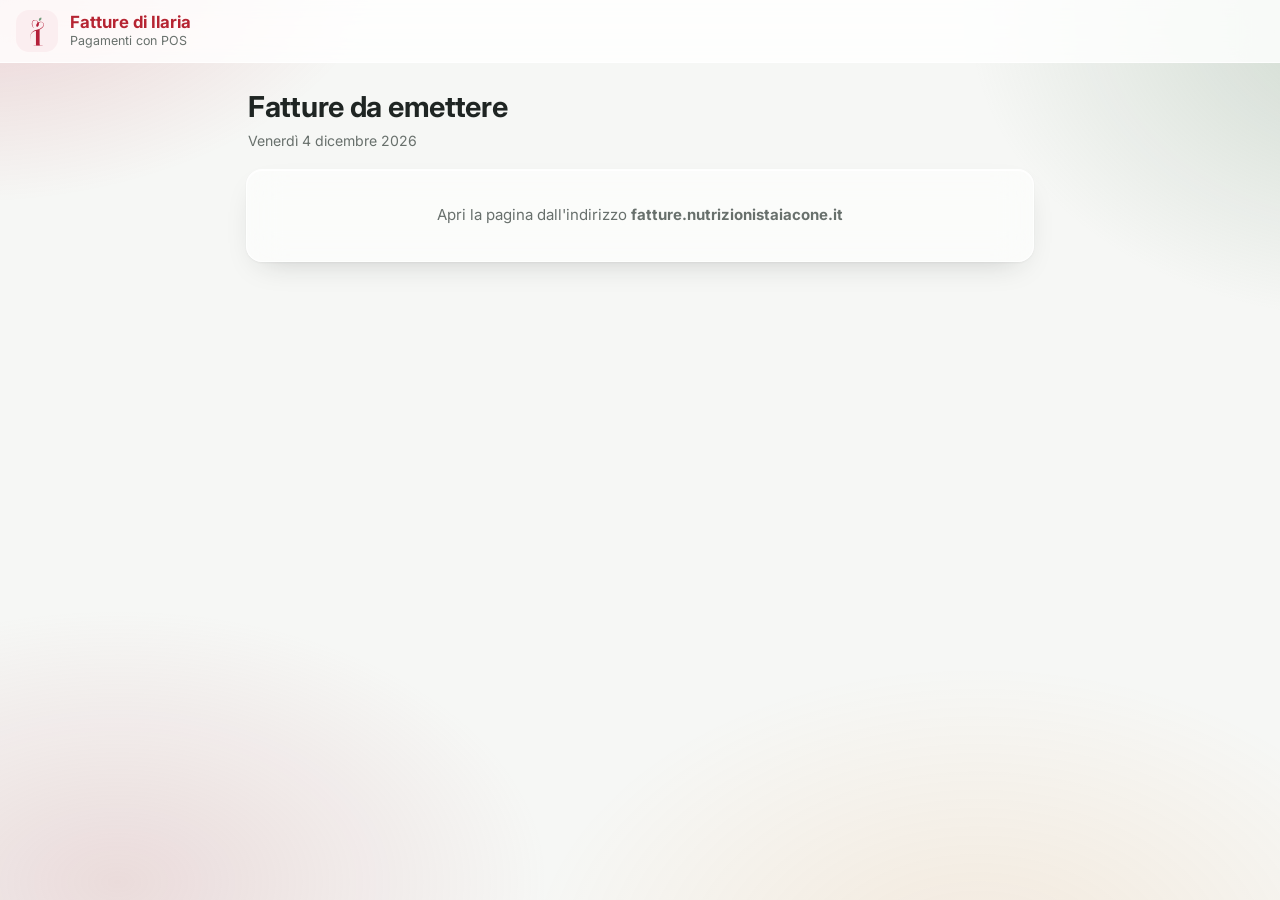
<file: fatture/index.html>
<!doctype html><html lang="it"><head><meta charset="utf-8"><meta name="viewport" content="width=device-width, initial-scale=1, maximum-scale=1"><meta name="robots" content="noindex, nofollow"><meta name="referrer" content="no-referrer"><title>Fatture – Ilaria Iacone</title><link rel="icon" type="image/svg+xml" href="[data-uri]"><meta name="apple-mobile-web-app-title" content="Fatture"><link rel="preconnect" href="https://fonts.gstatic.com" crossorigin><link href="https://fonts.googleapis.com/css2?family=Inter:wght@400;500;600;700&display=swap" rel="stylesheet"><style>
:root{--red:#B62432;--green:#809E84;--text:#1f2523;--muted:#68706c;--line:#e6e8e4;--bg:#f6f7f5;--accs:#fbeef0;--glass:rgba(255,255,255,.58);--glass2:rgba(255,255,255,.82);--gbd:rgba(255,255,255,.75);--gsh:0 1px 0 rgba(255,255,255,.9) inset,0 12px 32px -16px rgba(31,37,35,.25),0 1px 3px rgba(31,37,35,.05);--blur:saturate(180%) blur(18px);--ok:#2f6b3f;--oks:#eaf4ec;color-scheme:light}
@media(prefers-color-scheme:dark){:root{--red:#e2606b;--green:#93b597;--text:#e9eeeb;--muted:#9ba5a0;--line:#2d3531;--bg:#0e1210;--accs:rgba(226,96,107,.18);--glass:rgba(30,35,33,.55);--glass2:rgba(38,44,42,.85);--gbd:rgba(255,255,255,.09);--gsh:0 1px 0 rgba(255,255,255,.06) inset,0 12px 32px -14px rgba(0,0,0,.6);--ok:#8fd3a0;--oks:rgba(143,211,160,.12);color-scheme:dark}}
*{box-sizing:border-box}html{-webkit-text-size-adjust:100%}
body{margin:0;background:var(--bg);color:var(--text);font:15px/1.5 Inter,-apple-system,BlinkMacSystemFont,"Segoe UI",Roboto,sans-serif;-webkit-font-smoothing:antialiased;min-height:100vh}
body:before{content:"";position:fixed;inset:-10%;z-index:-1;pointer-events:none;background:radial-gradient(40% 36% at 6% 2%,rgba(182,36,50,.22),transparent 70%),radial-gradient(38% 40% at 98% 10%,rgba(128,158,132,.34),transparent 70%),radial-gradient(42% 40% at 72% 98%,rgba(232,145,58,.13),transparent 70%),radial-gradient(40% 36% at 16% 90%,rgba(201,138,143,.25),transparent 70%)}
header{position:sticky;top:0;z-index:5;padding:10px 16px;padding-top:calc(10px + env(safe-area-inset-top,0px));display:flex;align-items:center;gap:12px;background:var(--glass2);-webkit-backdrop-filter:var(--blur);backdrop-filter:var(--blur);border-bottom:1px solid var(--gbd)}
header .lg{flex:0 0 42px;height:42px;border-radius:13px;background:var(--accs);display:grid;place-items:center}header .lg img{width:30px;height:30px}
header b{display:block;font-size:1.05rem;font-weight:700;color:var(--red);line-height:1.2}header small{display:block;color:var(--muted);font-size:.78rem}
#rel{margin-left:auto;border:1px solid var(--gbd);background:var(--glass2);color:var(--text);border-radius:12px;padding:8px 14px;font:600 .85rem Inter,sans-serif;cursor:pointer;box-shadow:inset 0 1px 0 rgba(255,255,255,.7),0 4px 12px -8px rgba(31,37,35,.3)}
main{max-width:820px;margin:0 auto;padding:22px 16px 60px}
.ptop{margin:0 2px 18px}.ptop h1{margin:0;font-size:1.5rem;font-weight:700;letter-spacing:-.01em}.ptop p{margin:2px 0 0;color:var(--muted);font-size:.88rem}.ptop p:first-letter{text-transform:uppercase}
.card,.pinbox,.kpi,.fc,.empty{background:var(--glass);border:1px solid var(--gbd);box-shadow:var(--gsh);-webkit-backdrop-filter:var(--blur);backdrop-filter:var(--blur)}
.pinbox{border-radius:24px;padding:30px 22px;text-align:center;max-width:390px;margin:20px auto}
.pinbox .ico{width:54px;height:54px;border-radius:16px;background:var(--accs);display:grid;place-items:center;margin:0 auto;font-size:1.5rem}
.pinbox h1{font-size:1.3rem;font-weight:700;margin:14px 0 4px}.pinbox p{color:var(--muted);margin:0 0 16px;font-size:.9rem}
.pinbox input{width:100%;text-align:center;font:600 1.6rem/1 Inter,monospace;letter-spacing:.45em;padding:14px 10px;border:1px solid var(--line);border-radius:14px;outline:none;background:var(--glass2);color:var(--text)}
.pinbox input:focus,.act input:focus{border-color:var(--green);box-shadow:0 0 0 3px rgba(128,158,132,.22)}.pinbox input::placeholder{letter-spacing:normal;font:400 1rem Inter,sans-serif;color:var(--muted)}
.pinbox button,.act button{border:0;border-radius:12px;color:#fff;font:600 1rem Inter,sans-serif;cursor:pointer;background:linear-gradient(180deg,#c73644,#a71f2c);box-shadow:inset 0 1px 0 rgba(255,255,255,.35),0 8px 18px -8px rgba(182,36,50,.6)}
.pinbox button{width:100%;margin-top:12px;padding:14px}
.msg{min-height:1.2em;margin-top:10px;font-size:.88rem;color:var(--red)}
.kpis{display:grid;grid-template-columns:1fr 1fr;gap:12px;margin-bottom:14px}
.kpi{border-radius:16px;padding:14px 18px}.kpi small{display:block;color:var(--muted);font-size:.84rem;font-weight:500}
.kpi b{display:block;font-size:2rem;font-weight:700;letter-spacing:-.02em;color:#B5651D;line-height:1.15;margin-top:4px}.kpi.kg b{color:#4f7a56}.kpi span{color:var(--muted);font-size:.8rem}
@media(prefers-color-scheme:dark){.kpi b{color:#e6a35c}.kpi.kg b{color:#93b597}}
.seg{display:flex;gap:4px;padding:4px;border-radius:14px;background:var(--glass);border:1px solid var(--gbd);box-shadow:var(--gsh);-webkit-backdrop-filter:var(--blur);backdrop-filter:var(--blur);margin-bottom:6px}
.seg button{flex:1;border:0;background:none;border-radius:10px;padding:9px 6px;font:600 .88rem Inter,sans-serif;color:var(--muted);cursor:pointer}
.seg button.on{background:var(--glass2);color:var(--red);box-shadow:inset 0 1px 0 rgba(255,255,255,.9),0 6px 16px -8px rgba(182,36,50,.45)}
.day{display:flex;flex-wrap:wrap;gap:2px 10px;justify-content:space-between;align-items:baseline;margin:24px 4px 10px;font-size:.74rem;font-weight:700;letter-spacing:.06em;text-transform:uppercase;color:#4f7a56}.day span{font-weight:500;letter-spacing:0;text-transform:none;color:var(--muted);font-size:.82rem}
@media(prefers-color-scheme:dark){.day{color:var(--green)}}
.fc{border-radius:16px;padding:16px 18px;margin-bottom:12px;border-left:4px solid #E8913A}.fc.done{border-left-color:var(--green);opacity:.85}
.top{display:flex;justify-content:space-between;gap:10px;align-items:flex-start}.top b{font-size:1.02rem;font-weight:700}.top .imp{font-size:1.25rem;font-weight:700;white-space:nowrap;letter-spacing:-.01em}
.pr{color:var(--muted);font-size:.85rem}
dl{display:grid;grid-template-columns:100px minmax(0,1fr);gap:6px 10px;margin:12px 0 0;padding-top:10px;border-top:1px solid var(--line);font-size:.92rem}
dt{color:var(--muted);font-size:.78rem;font-weight:500;padding-top:2px}dd{margin:0;word-break:break-word;-webkit-user-select:all;user-select:all}
dd.miss{color:var(--red);font-weight:600;-webkit-user-select:none;user-select:none}
.tags{margin-top:8px}.tags span{display:inline-block;background:#fff2d6;color:#8a5a12;border-radius:999px;padding:2px 10px;font-size:.76rem;font-weight:600;margin:4px 6px 0 0}.tags span.w{background:var(--accs);color:var(--red)}
@media(prefers-color-scheme:dark){.tags span{background:rgba(230,163,92,.16);color:#e6a35c}}
.cp{display:block;width:100%;margin-top:12px;border:1px solid var(--gbd);background:var(--glass2);color:var(--text);border-radius:12px;padding:10px;font:600 .9rem Inter,sans-serif;cursor:pointer;box-shadow:inset 0 1px 0 rgba(255,255,255,.7),0 4px 12px -8px rgba(31,37,35,.3)}
.cpt{display:none;width:100%;margin-top:8px;border:1px solid var(--line);border-radius:12px;padding:10px;font:.85rem/1.5 monospace;resize:none;background:var(--glass2);color:var(--text)}
.act{display:flex;gap:8px;margin-top:10px}.act input{flex:1;min-width:0;padding:11px 12px;border:1px solid var(--line);border-radius:12px;font:inherit;outline:none;background:var(--glass2);color:var(--text)}
.act button{font-size:.92rem;padding:0 16px;white-space:nowrap}.act button:disabled,.ok button:disabled{opacity:.5}
.ok{display:flex;justify-content:space-between;align-items:center;gap:10px;margin-top:12px;padding:8px 8px 8px 12px;border-radius:12px;background:var(--oks);color:var(--ok);font-weight:600;font-size:.9rem}
.ok button{border:1px solid var(--gbd);background:var(--glass2);border-radius:10px;padding:6px 12px;font:600 .8rem Inter,sans-serif;color:var(--muted);cursor:pointer}
.empty{text-align:center;color:var(--muted);padding:34px 10px;border-radius:16px;margin-top:16px}
.hint{color:var(--muted);font-size:.8rem;text-align:center;margin:10px 0 0}
@media(min-width:700px){.kpis{gap:16px}.kpi{padding:18px 22px}.kpi b{font-size:2.3rem}.ptop h1{font-size:1.8rem}}
</style></head><body><header><span class="lg"><img src="[data-uri]" alt=""></span><div><b>Fatture di Ilaria</b><small>Pagamenti con POS</small></div><button id="rel" type="button" title="Aggiorna" aria-label="Aggiorna" style="display:none">↻ Aggiorna</button></header>
<main><div class="ptop"><h1>Fatture da emettere</h1><p id="pdate"></p></div><div id="app"><p class="empty">Caricamento…</p></div></main><script>var FURL="https://script.google.com/macros/s/AKfycbw7WKsvPiN0_uy5awoiwJ2OD_GnftdAC7VvNghuCbbwYwIgeumOpLIsodJmaPiY3K_0aA/exec";
function rd(k){try{return localStorage.getItem(k)||""}catch(e){return ""}}
function wr(k,v){try{if(v)localStorage.setItem(k,v);else localStorage.removeItem(k)}catch(e){}}
var KEY=((location.hash||"").match(/k=([0-9a-f]+)/)||[])[1]||rd("fkey"),PIN="",D=[],F="da";
if(KEY){wr("fkey",KEY);if(location.hash){try{history.replaceState(null,"",location.pathname)}catch(e){}}}
function api(o,ok,fail){var done=false,tm=setTimeout(function(){if(!done){done=true;fail({message:"La connessione è lenta: controlla internet e riprova."})}},30000);
 function fin(f,x){if(done)return;done=true;clearTimeout(tm);f(x)}
 var b={action:"fm",f:KEY,pin:PIN,op:o.op,id:o.id||"",num:o.num||"",em:!!o.em};
 fetch(FURL,{method:"POST",credentials:"omit",headers:{"Content-Type":"text/plain;charset=utf-8"},body:JSON.stringify(b),redirect:"follow"})
  .then(function(r){return r.json()}).then(function(x){if(x&&x.ok===false&&x.error&&!x.pin)return fin(fail,{message:x.error==="server_error"?"Errore del server: riprova tra poco.":x.error});fin(ok,x)})
  .catch(function(){fin(fail,{message:"Non riesco a collegarmi: controlla internet e riprova."})})}
var GG=["domenica","lunedì","martedì","mercoledì","giovedì","venerdì","sabato"],MM=["gennaio","febbraio","marzo","aprile","maggio","giugno","luglio","agosto","settembre","ottobre","novembre","dicembre"];
function $(i){return document.getElementById(i)}
function esc(s){return String(s==null?"":s).replace(/&/g,"&amp;").replace(/</g,"&lt;").replace(/>/g,"&gt;").replace(/"/g,"&quot;")}
function eur(n){return (Math.round(n*100)/100).toFixed(2).replace(".",",")+" €"}
function dlab(s){var p=s.split("-"),d=new Date(+p[0],+p[1]-1,+p[2]),t=new Date();t.setHours(0,0,0,0);var df=Math.round((t-d)/864e5);
 var l=GG[d.getDay()]+" "+d.getDate()+" "+MM[d.getMonth()]+(d.getFullYear()!==t.getFullYear()?" "+d.getFullYear():"");l=l.charAt(0).toUpperCase()+l.slice(1);
 return df===0?"Oggi · "+l:df===1?"Ieri · "+l:l}
function pinForm(err){$("rel").style.display="none";
 $("app").innerHTML='<div class="pinbox"><div class="ico">🔒</div><h1>Inserisci il PIN</h1><p>Il codice di 6 cifre che ti ha dato Ilaria. Il telefono lo ricorderà per le prossime volte.</p><input id="pin" type="password" inputmode="numeric" maxlength="6" autocomplete="off" placeholder="6 cifre"><button id="pgo" type="button">Entra</button><div class="msg">'+esc(err||"")+'</div></div>';
 $("pgo").onclick=function(){var v=$("pin").value.trim();if(v.length<6){$("pin").focus();return}PIN=v;this.disabled=true;this.textContent="Controllo…";load(true)};
 $("pin").onkeydown=function(e){if(e.key==="Enter")$("pgo").click()};$("pin").focus()}
function load(first){api({op:"dati"},function(r){if(!r.ok){wr("fpin","");return pinForm(first?"PIN non corretto.":"")}wr("fpin",PIN);D=r.righe;$("rel").style.display="";render()},function(e){pinForm(e.message)})}
var NL=String.fromCharCode(10);
function dmy(s){return String(s).split("-").reverse().join("/")}
function addr(r){return [r.ind,[r.cap,r.citta,r.prov?"("+r.prov+")":""].filter(Boolean).join(" ")].filter(Boolean).join(", ")}
function testo(r){var a=addr(r);return ["Paziente: "+r.nome,"Codice fiscale: "+(r.cf||"DA CHIEDERE"),"Indirizzo: "+(a||"DA CHIEDERE"),r.tel?"Telefono: "+r.tel:"",r.email?"Email: "+r.email:"",
 "Prestazione: "+(r.visita||"Visita nutrizionale"),"Data: "+dmy(r.data),"Importo: "+eur(r.importo),"Pagamento: POS (tracciabile)",r.bollo?"Marca da bollo: 2,00 €":"",
 "Sistema Tessera Sanitaria: "+(r.ts?"il paziente si OPPONE all'invio":"da inviare"),r.note?"Note: "+r.note:""].filter(Boolean).join(NL)}
function card(r){var a=addr(r),row=function(k,v,miss){if(!v&&!miss)return '';return '<dt>'+k+'</dt>'+(v?'<dd>'+esc(v)+'</dd>':(miss?'<dd class="miss">da chiedere al paziente</dd>':''))};
 var h='<div class="fc'+(r.fattura?" done":"")+'"><div class="top"><div><b>'+esc(r.nome)+'</b><div class="pr">'+esc(r.visita||"Visita nutrizionale")+'</div></div><div class="imp">'+eur(r.importo)+'</div></div><dl>'
  +row("Paziente",r.nome)+row("C.F.",r.cf,1)+row("Indirizzo",a,1)+row("Telefono",r.tel)+row("Email",r.email)
  +row("Prestazione",r.visita||"Visita nutrizionale")+row("Data",dmy(r.data))+row("Importo",eur(r.importo))+row("Pagamento","POS (tracciabile)")
  +row("Sistema TS",r.ts?"Il paziente si oppone all'invio":"Da inviare")+row("Note",r.note)+'</dl>';
 var tg=(r.bollo?'<span>Marca da bollo 2 €</span>':'')+(r.ts?'<span>Opposizione Sistema TS</span>':'')+(!r.cf||!a?'<span class="w">Mancano dati</span>':'');if(tg)h+='<div class="tags">'+tg+'</div>';
 h+='<button type="button" class="cp" data-c="'+esc(r.id)+'">📋 Copia tutti i dati</button><textarea class="cpt" readonly data-t="'+esc(r.id)+'"></textarea>';
 h+=r.fattura?'<div class="ok"><span>✓ Emessa'+(r.fattura!=="Emessa"?" · n. "+esc(r.fattura):"")+'</span><button type="button" data-u="'+esc(r.id)+'">Annulla</button></div>'
  :'<div class="act"><input placeholder="N. fattura (facoltativo)" data-n="'+esc(r.id)+'" autocomplete="off"><button type="button" data-s="'+esc(r.id)+'">✓ Emessa</button></div>';
 return h+'</div>'}
function copia(id,b){var r=D.filter(function(x){return x.id===id})[0];if(!r)return;var s=testo(r),ta=$("app").querySelector('textarea[data-t="'+id+'"]');
 function fatto(){b.textContent="✓ Dati copiati";setTimeout(function(){b.textContent="📋 Copia tutti i dati"},2500)}
 function manuale(){ta.value=s;ta.style.display="block";ta.style.height=(ta.scrollHeight+4)+"px";ta.focus();ta.select();try{ta.setSelectionRange(0,s.length)}catch(e){}
  var ok=false;try{ok=document.execCommand("copy")}catch(e){}if(ok)fatto();else b.textContent="Tieni premuto sul testo e scegli Copia"}
 try{if(navigator.clipboard&&navigator.clipboard.writeText){navigator.clipboard.writeText(s).then(fatto,manuale);return}}catch(e){}manuale()}
function render(){var da=D.filter(function(r){return !r.fattura}),em=D.filter(function(r){return r.fattura}),sum=function(l){return l.reduce(function(s,r){return s+r.importo},0)};
 var L=F==="da"?da:F==="em"?em:D,h='<div class="kpis"><div class="kpi"><small>Da emettere</small><b>'+da.length+'</b><span>'+eur(sum(da))+'</span></div><div class="kpi kg"><small>Emesse</small><b>'+em.length+'</b><span>ultimi 4 mesi</span></div></div>'
  +'<div class="seg"><button type="button" data-f="da"'+(F==="da"?' class="on"':'')+'>Da emettere</button><button type="button" data-f="em"'+(F==="em"?' class="on"':'')+'>Emesse</button><button type="button" data-f="tu"'+(F==="tu"?' class="on"':'')+'>Tutte</button></div>';
 if(!L.length)h+='<div class="empty">'+(F==="da"?"Nessuna fattura da emettere. 🎉":"Niente da mostrare.")+'</div>';
 var last="";L.forEach(function(r){if(r.data!==last){last=r.data;var g=L.filter(function(x){return x.data===r.data});h+='<div class="day">'+dlab(r.data)+'<span>'+g.length+(g.length===1?" pagamento":" pagamenti")+' · '+eur(sum(g))+'</span></div>'}h+=card(r)});
 if(L.length)h+='<p class="hint">Tocca un dato per selezionarlo e copiarlo.</p>';
 $("app").innerHTML=h}
function segna(id,num,em,b){var r=D.filter(function(x){return x.id===id})[0];if(!r)return;if(b){b.disabled=true;b.textContent="…"}
 api({op:"segna",id:id,num:num,em:em},function(x){if(!x.ok){if(x.pin){wr("fpin","");return pinForm("Inserisci di nuovo il PIN.")}alert(x.error);return render()}r.fattura=x.fattura;render()},function(e){if(b){b.disabled=false}pinForm(e.message)})}
$("app").addEventListener("click",function(e){var b=e.target.closest("button");if(!b)return;
 if(b.dataset.c){copia(b.dataset.c,b);return}
 if(b.dataset.f){F=b.dataset.f;render();return}
 if(b.dataset.s){var i=$("app").querySelector('input[data-n="'+b.dataset.s+'"]');segna(b.dataset.s,i?i.value.trim():"",true,b);return}
 if(b.dataset.u){segna(b.dataset.u,"",false,b)}});
$("app").addEventListener("keydown",function(e){if(e.key==="Enter"&&e.target.dataset&&e.target.dataset.n){var b=$("app").querySelector('button[data-s="'+e.target.dataset.n+'"]');if(b)b.click()}});
$("rel").onclick=function(){$("app").innerHTML='<p class="empty">Aggiornamento…</p>';load(false)};
if(!KEY){$("app").innerHTML='<div class="empty">Apri la pagina dall\'indirizzo <b>fatture.nutrizionistaiacone.it</b></div>'}
else{PIN=rd("fpin");if(PIN)load(false);else pinForm("")}
$("pdate").textContent=new Date().toLocaleDateString("it-IT",{weekday:"long",day:"numeric",month:"long",year:"numeric"});
</script></body></html>
</file>
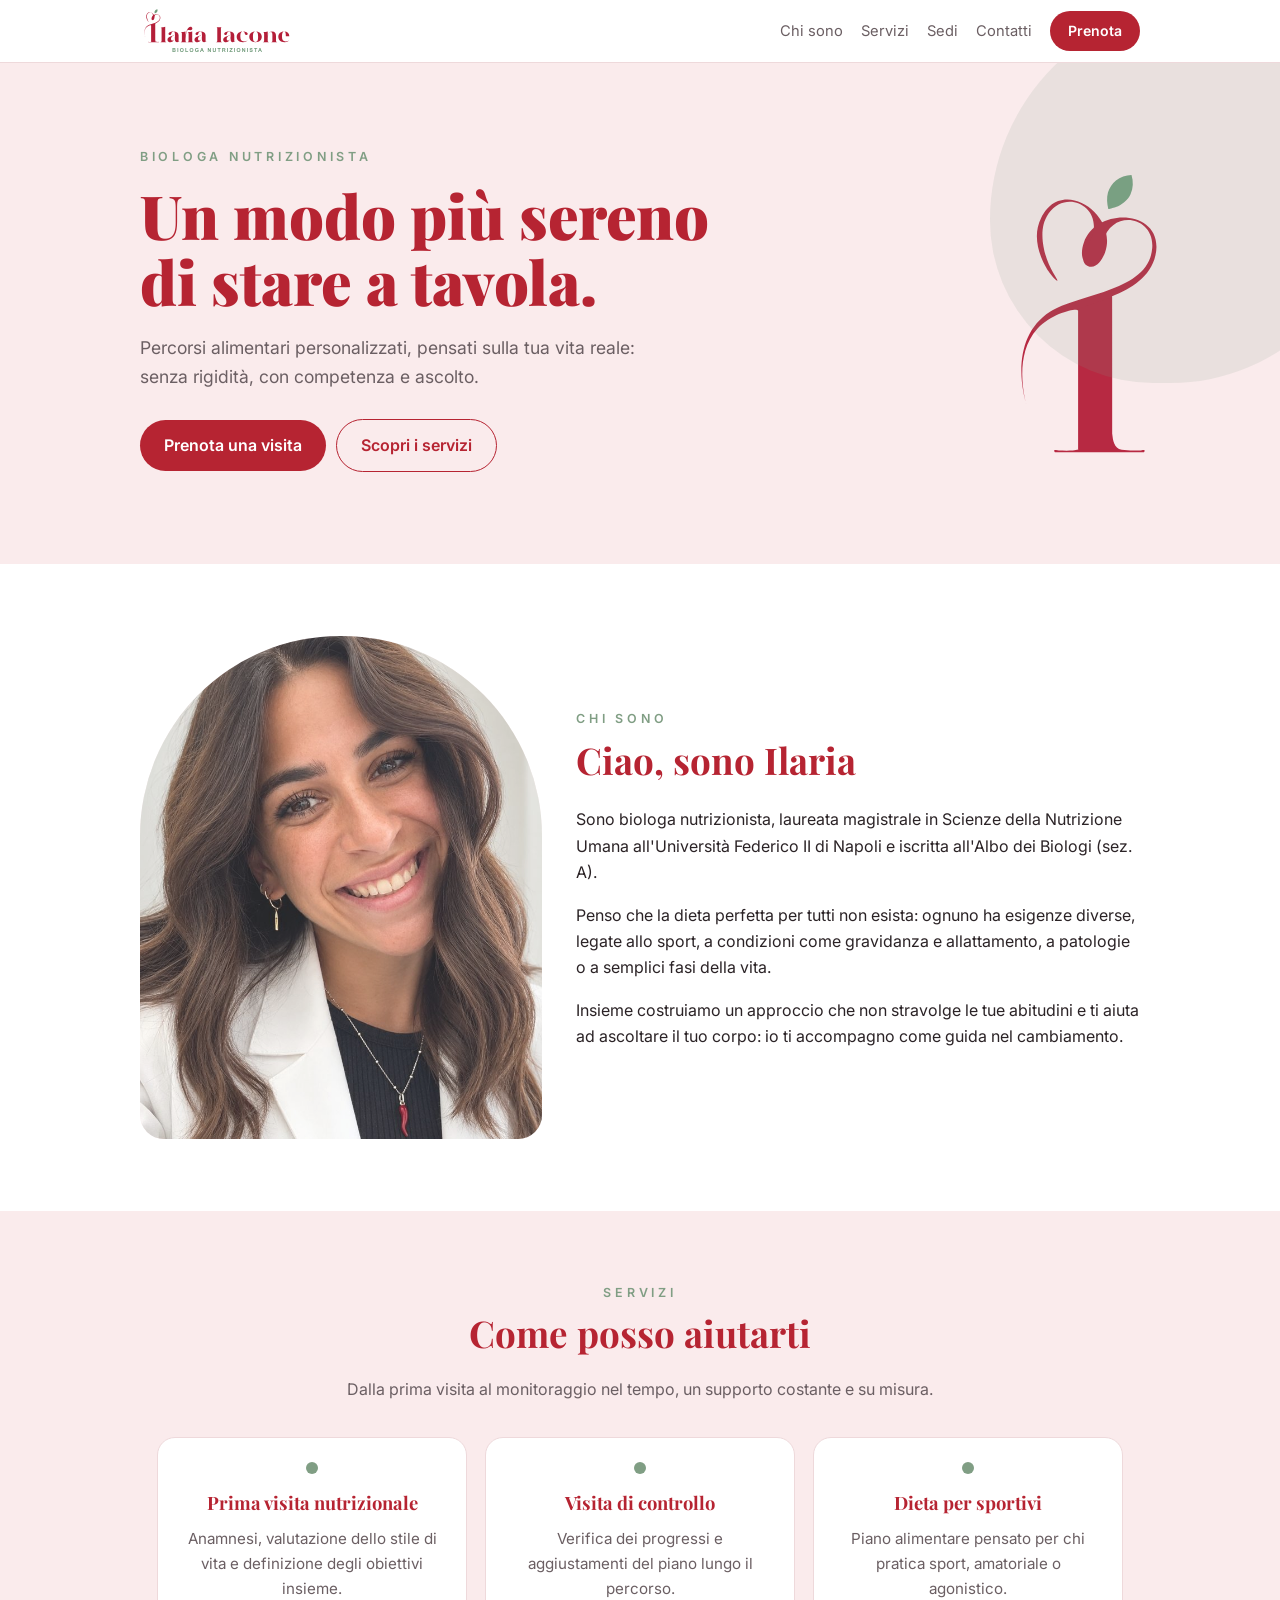
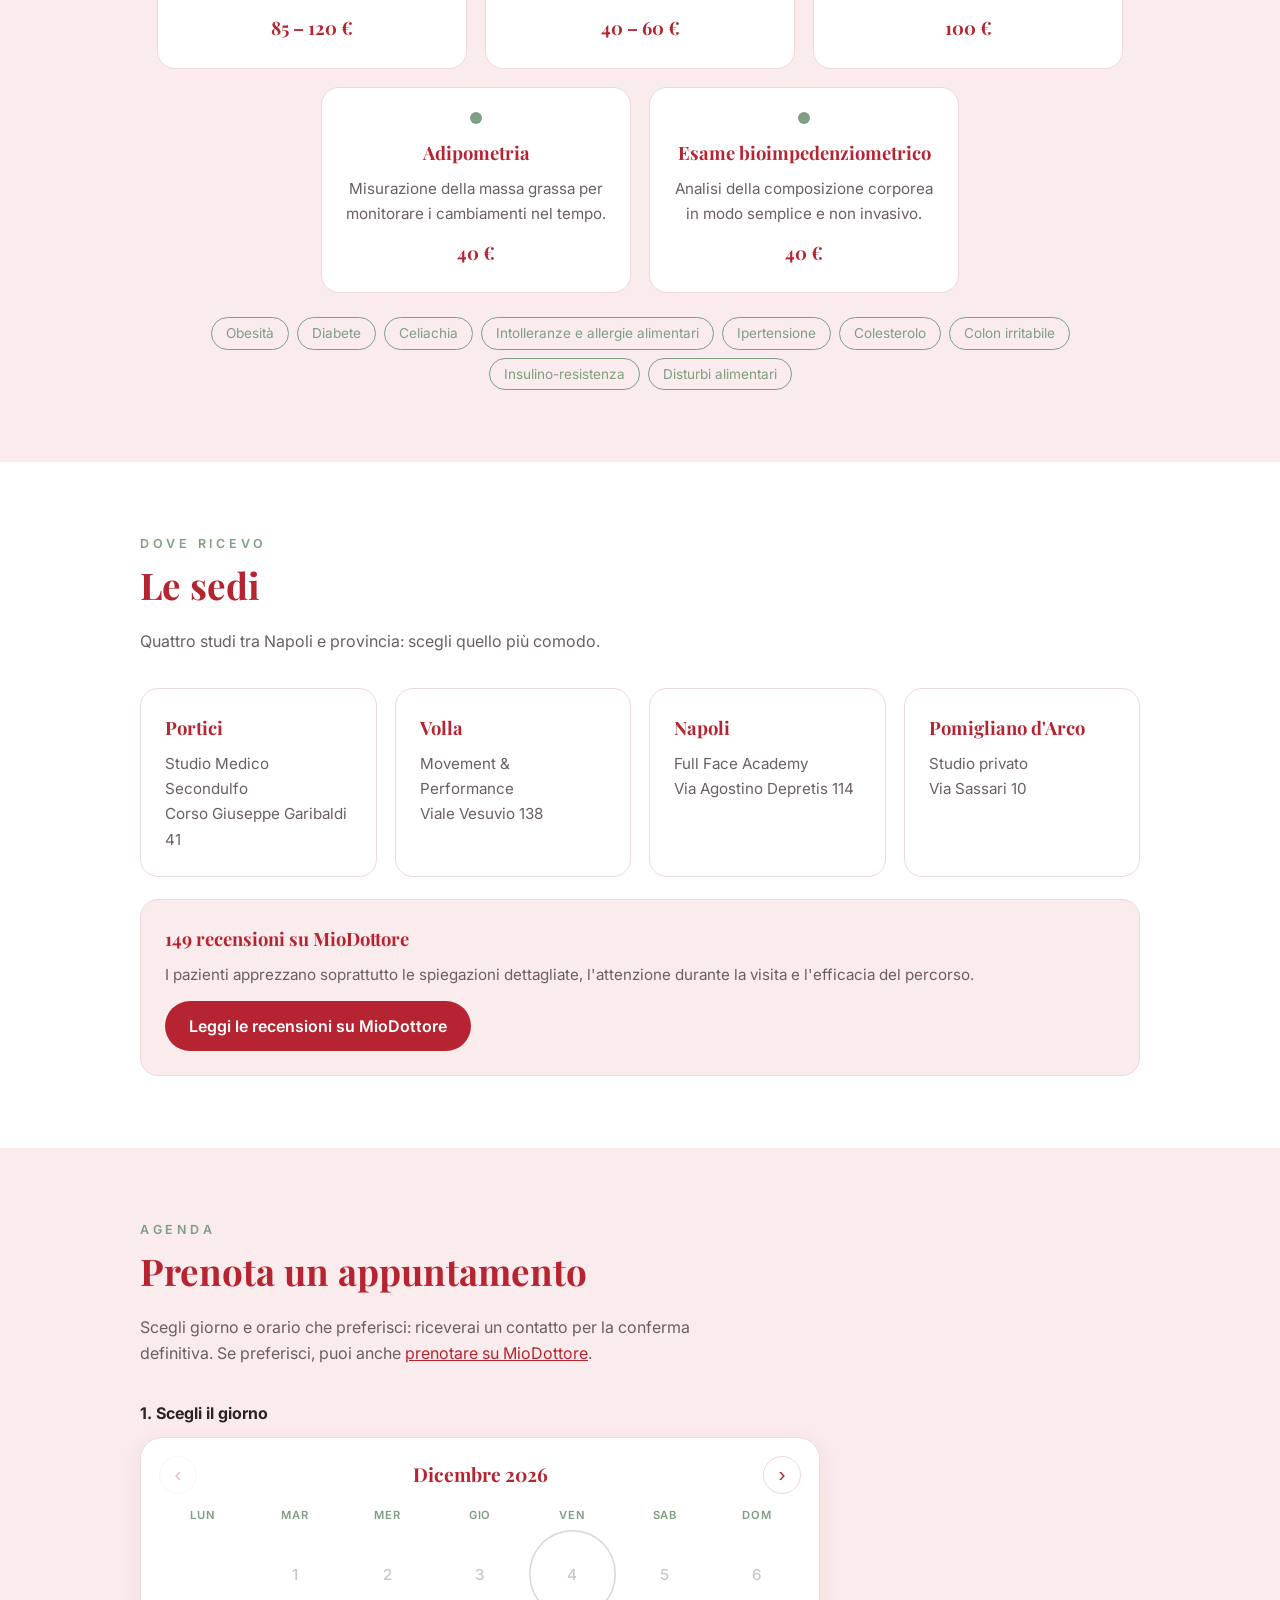
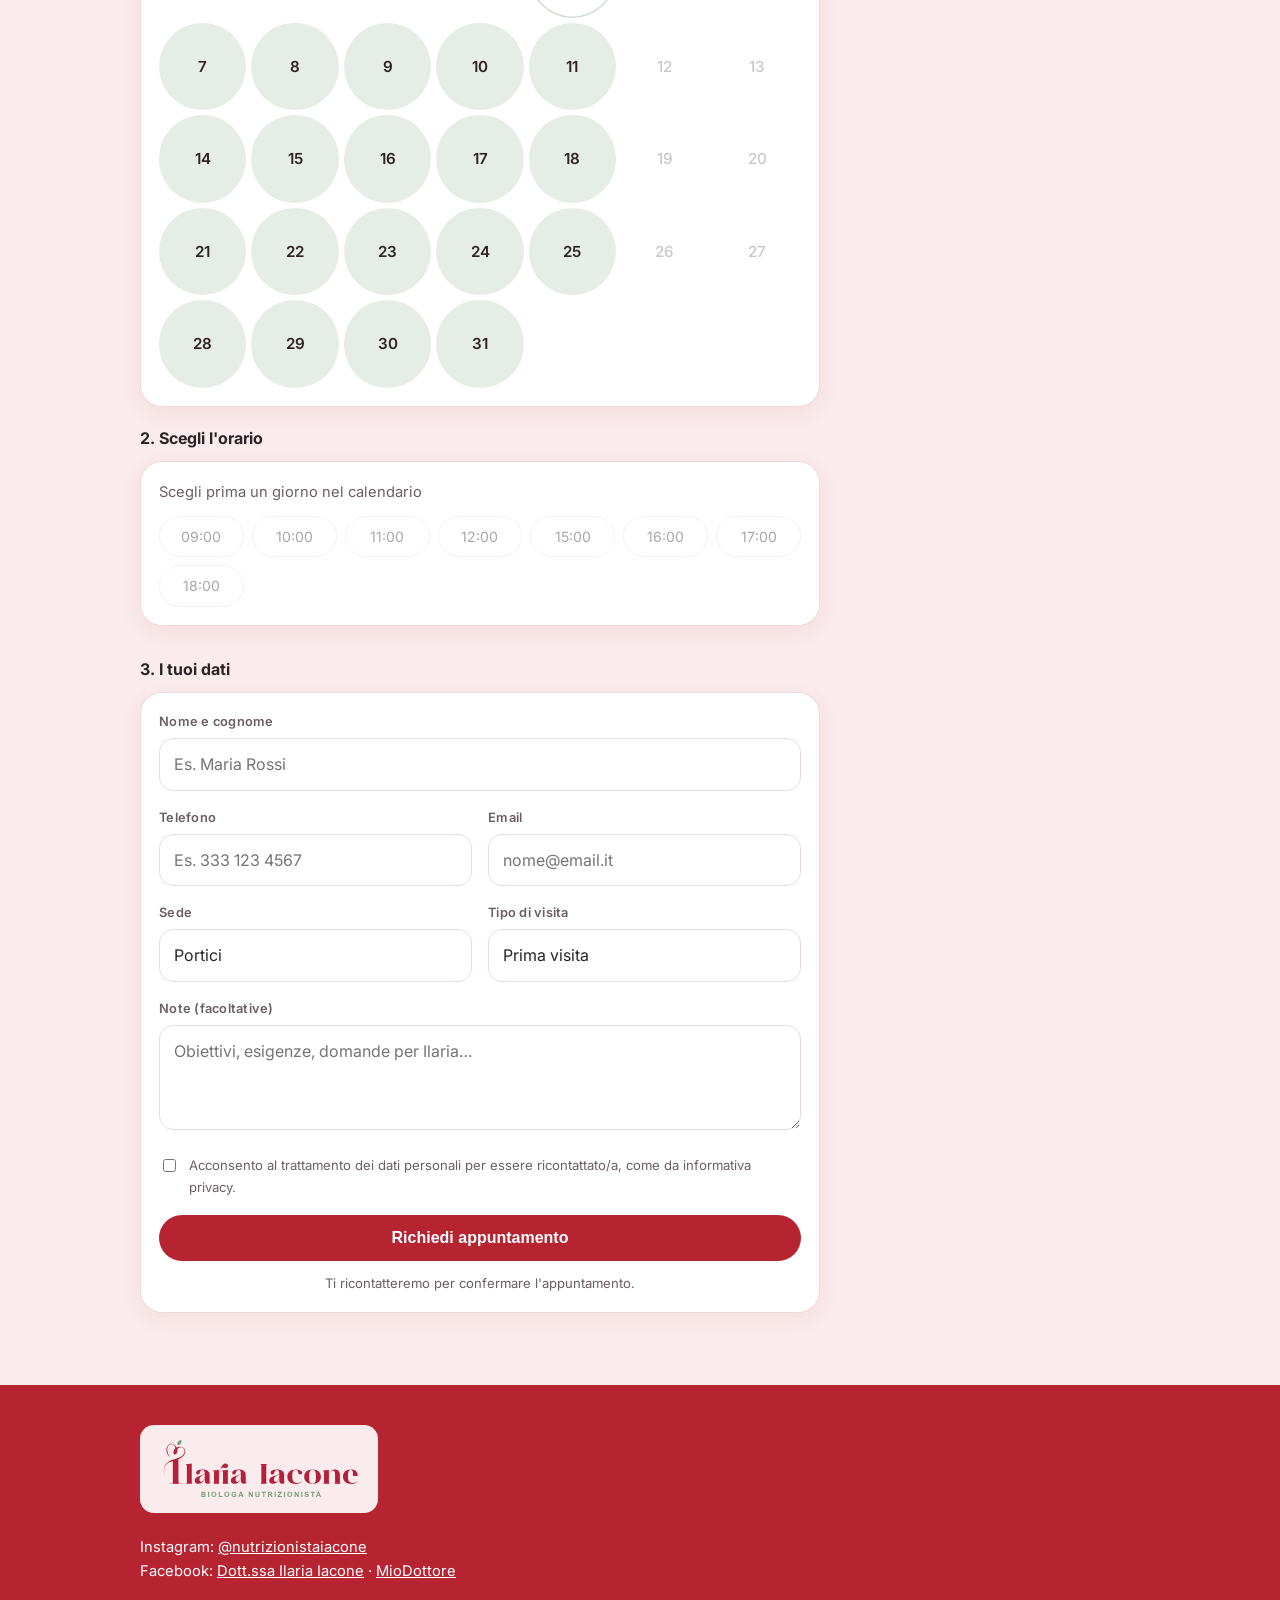
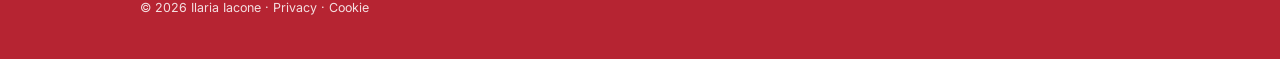
<file: IlariaIacone.html>
<!DOCTYPE html>
<html lang="it">
<head>
<meta charset="utf-8">
<meta name="viewport" content="width=device-width, initial-scale=1, viewport-fit=cover">
<title>Ilaria Iacone · Biologa Nutrizionista</title>
<link rel="preconnect" href="https://fonts.googleapis.com">
<link rel="stylesheet" href="https://fonts.googleapis.com/css2?family=Playfair+Display:wght@500;700;900&family=Inter:wght@400;500;600&display=swap">
<style>
:root{--red:#B62432;--green:#809E84;--blush:#FAEBEC;--bg:#fff;--text:#2b2326;--muted:#6b5f63;--card:#fff;--line:#eed9db;
box-sizing:border-box;padding-top:env(safe-area-inset-top,0px);padding-bottom:env(safe-area-inset-bottom,0px)}
@media (prefers-color-scheme:dark){:root:not([data-theme="light"]){--bg:#1d1618;--text:#f4e9ea;--muted:#c3b2b5;--card:#281e20;--line:#3d2c2f;--blush:#2a1d20;--red:#e0566a;--green:#9bb9a0}}
:root[data-theme="dark"]{--bg:#1d1618;--text:#f4e9ea;--muted:#c3b2b5;--card:#281e20;--line:#3d2c2f;--blush:#2a1d20;--red:#e0566a;--green:#9bb9a0}
html{scroll-behavior:smooth;scroll-padding-top:calc(env(safe-area-inset-top,0px) + 70px)}
*{box-sizing:border-box}
body{margin:0;background:var(--bg);color:var(--text);font:400 16px/1.65 Inter,system-ui,sans-serif}
h1,h2,h3,.brand{font-family:'Playfair Display',Georgia,serif;color:var(--red);margin:0}
a{color:inherit}
.wrap{max-width:1040px;margin:0 auto;padding:0 20px}
header{position:sticky;top:env(safe-area-inset-top,0px);z-index:5;background:color-mix(in srgb,var(--bg) 92%,transparent);backdrop-filter:blur(8px);border-bottom:1px solid var(--line)}
header .wrap{display:flex;align-items:center;justify-content:space-between;height:62px}
.brand{font-weight:900;font-size:1.3rem;text-decoration:none}
nav a{margin-left:18px;text-decoration:none;font-size:.92rem;color:var(--muted)}
nav a:hover{color:var(--red)}
@media(max-width:620px){nav a:not(.cta){display:none}}
.btn,.cta{display:inline-block;background:var(--red);color:#fff!important;padding:12px 24px;border-radius:999px;text-decoration:none;font-weight:600;border:0;cursor:pointer;font-size:1rem}
nav a.cta{padding:8px 18px;font-size:.88rem;color:#fff}
.btn.ghost{background:transparent;color:var(--red)!important;border:1.5px solid var(--red);margin-left:10px}
.hero{background:var(--blush);padding:84px 0 92px;position:relative;overflow:hidden}
.hero:after{content:"";position:absolute;right:-90px;top:-60px;width:380px;height:380px;border-radius:60% 40% 55% 45%;background:var(--green);opacity:.14}
.tag{letter-spacing:.3em;font-size:.78rem;font-weight:600;color:var(--green);text-transform:uppercase}
.hero h1{font-size:clamp(2.2rem,6vw,3.8rem);line-height:1.1;margin:14px 0 18px;font-weight:900}
.hero p{max-width:540px;color:var(--muted);font-size:1.1rem;margin:0 0 28px}
section{padding:72px 0}
h2{font-size:clamp(1.7rem,4vw,2.3rem);margin-bottom:12px}
.lead{color:var(--muted);max-width:620px;margin:0 0 34px}
.grid{display:grid;gap:18px;grid-template-columns:repeat(auto-fit,minmax(220px,1fr))}
.card{background:var(--card);border:1px solid var(--line);border-radius:18px;padding:24px}
.card h3{font-size:1.15rem;margin-bottom:8px}
.card p{margin:0;color:var(--muted);font-size:.95rem}
.dot{width:12px;height:12px;border-radius:50%;background:var(--green);display:block;margin-bottom:14px}
.alt{background:var(--blush)}
.about{display:grid;gap:34px;grid-template-columns:1fr 1.4fr;align-items:center}
@media(max-width:700px){.about{grid-template-columns:1fr}}
.photo{aspect-ratio:4/5;border-radius:200px 200px 24px 24px;background:linear-gradient(160deg,var(--green),var(--red));opacity:.85;display:flex;align-items:flex-end;justify-content:center;color:#fff;font-size:.85rem;padding:18px;text-align:center}
.book{display:grid;gap:30px;grid-template-columns:1fr;max-width:680px}.slots:empty:before{content:"Scegli prima un giorno per vedere gli orari";color:var(--muted);font-size:.88rem}
@media(max-width:760px){.book{grid-template-columns:1fr}}
.days{display:flex;gap:8px;overflow-x:auto;padding-bottom:8px}
.day,.slot{border:1.5px solid var(--line);background:var(--card);color:var(--text);border-radius:12px;padding:8px 12px;cursor:pointer;font:inherit;font-size:.88rem;flex:0 0 auto;text-align:center}
.day small{display:block;color:var(--muted);font-size:.72rem;text-transform:uppercase}
.day b{font-size:1.05rem}
.day.on,.slot.on{background:var(--red);border-color:var(--red);color:#fff}
.day.on small{color:#fff}
.slots{display:grid;grid-template-columns:repeat(auto-fill,minmax(78px,1fr));gap:8px;margin-top:6px}
label{display:block;font-size:.85rem;font-weight:600;margin:14px 0 5px}
input,select,textarea{width:100%;padding:11px 13px;border:1.5px solid var(--line);border-radius:12px;background:var(--bg);color:var(--text);font:inherit}
input:focus,textarea:focus,.day:focus,.slot:focus{outline:2px solid var(--green);outline-offset:1px}
.chk{display:flex;gap:10px;font-weight:400;font-size:.82rem;color:var(--muted);align-items:flex-start}
.chk input{width:auto;margin-top:4px}
.msg{margin-top:14px;padding:14px 16px;border-radius:12px;font-size:.92rem;display:none}
.msg.ok{display:block;background:color-mix(in srgb,var(--green) 22%,transparent)}
.msg.err{display:block;background:color-mix(in srgb,var(--red) 16%,transparent)}
.note{font-size:.82rem;color:var(--muted);margin-top:10px}
footer{background:var(--red);color:#fff;padding:40px 0;font-size:.92rem}
footer .brand{color:#fff;font-size:1.4rem}
footer a{color:#fff}
.chips{display:flex;flex-wrap:wrap;gap:8px;margin-top:24px}.chip{border:1px solid var(--green);color:var(--green);border-radius:999px;padding:4px 14px;font-size:.85rem}.price{display:block;margin-top:12px;font-family:"Playfair Display",Georgia,serif;font-weight:700;color:var(--red);font-size:1.15rem}.brand img{height:48px;width:auto;display:block}.heroicon{position:absolute;right:9%;top:50%;transform:translateY(-50%);height:290px;opacity:.95}.hero .wrap{position:relative;z-index:1}@media(max-width:760px){.heroicon{display:none}}.flogo{background:var(--blush);border-radius:14px;padding:12px 18px;display:inline-block}.flogo img{height:64px;width:auto;display:block}@media (prefers-color-scheme:dark){:root:not([data-theme="light"]) .brand img{background:#FAEBEC;border-radius:10px;padding:4px 10px}}:root[data-theme="dark"] .brand img{background:#FAEBEC;border-radius:10px;padding:4px 10px}.photo{overflow:hidden;padding:0;background:var(--blush)}.photo img{width:100%;height:100%;object-fit:cover;object-position:50% 22%;display:block}.cal{background:var(--card);border:1px solid var(--line);border-radius:22px;padding:18px;margin-top:10px;box-shadow:0 6px 22px rgba(182,36,50,.07)}.calh{display:flex;justify-content:space-between;align-items:center;margin-bottom:12px}.calh span{font-family:'Playfair Display',Georgia,serif;font-weight:700;font-size:1.2rem;color:var(--red);text-transform:capitalize}.calh button{width:38px;height:38px;border-radius:50%;border:1.5px solid var(--line);background:var(--bg);color:var(--red);font-size:1.3rem;line-height:1;cursor:pointer}.calh button:disabled{opacity:.3;cursor:default}.cw,.cg{display:grid;grid-template-columns:repeat(7,1fr);gap:5px}.cw span{text-align:center;font-size:.7rem;text-transform:uppercase;letter-spacing:.08em;color:var(--green);font-weight:600;padding-bottom:6px}.cg button{aspect-ratio:1;border:0;border-radius:50%;background:transparent;color:var(--text);font:500 .95rem Inter,sans-serif;cursor:pointer;display:flex;align-items:center;justify-content:center}.cg button:disabled{color:var(--muted);opacity:.35;cursor:default}.cg button.av{background:color-mix(in srgb,var(--green) 20%,transparent);font-weight:600}.cg button.av:hover{background:var(--blush)}.cg button.today{box-shadow:inset 0 0 0 1.5px var(--green)}.cg button.on{background:var(--red);color:#fff}.slot{border-radius:999px}.sum{margin-top:16px;padding:12px 16px;border-radius:14px;background:var(--blush);font-size:.92rem;display:none}.sum b{color:var(--red)}.thead{font-size:.92rem;color:var(--muted);margin-bottom:12px}.thead b{color:var(--red)}.slot:disabled{opacity:.4;cursor:default}#tcard .slots{margin-top:0}.fcard{margin-top:10px}.fgrid{display:grid;grid-template-columns:1fr 1fr;gap:16px}.f.full{grid-column:1/-1}.f label{margin:0 0 6px;font-size:.8rem;letter-spacing:.02em;color:var(--muted)}.f input,.f select,.f textarea{padding:12px 14px;border-radius:14px;background:var(--bg)}.f input:focus,.f select:focus,.f textarea:focus{outline:0;border-color:var(--green);box-shadow:0 0 0 4px color-mix(in srgb,var(--green) 22%,transparent)}select{appearance:none;-webkit-appearance:none;background-image:url("data:image/svg+xml,%3Csvg xmlns='http://www.w3.org/2000/svg' width='12' height='8'%3E%3Cpath d='M1 1l5 5 5-5' fill='none' stroke='%23809E84' stroke-width='2' stroke-linecap='round'/%3E%3C/svg%3E");background-repeat:no-repeat;background-position:right 14px center;padding-right:38px!important}.fcard .chk{margin:18px 0 16px}.fcard .btn{width:100%;padding:14px 24px}.fcard .note{text-align:center;margin:12px 0 0}@media(max-width:560px){.fgrid{grid-template-columns:1fr}}#servizi{text-align:center}#servizi .lead{margin-left:auto;margin-right:auto}#servizi .grid{display:flex;flex-wrap:wrap;justify-content:center}#servizi .card{flex:0 1 310px}#servizi .dot{margin:0 auto 14px}#servizi .chips{justify-content:center}.sm{font-size:.78rem;opacity:.85;margin-top:14px}
</style>
</head>
<body>
<header><div class="wrap"><a class="brand" href="#top" aria-label="Ilaria Iacone, Biologa Nutrizionista"><img src="[data-uri]" alt="Ilaria Iacone · Biologa Nutrizionista"></a>
<nav><a href="#chi-sono">Chi sono</a><a href="#servizi">Servizi</a><a href="#sedi">Sedi</a><a href="#contatti">Contatti</a><a class="cta" href="#prenota">Prenota</a></nav></div></header>

<main id="top">
<div class="hero"><img class="heroicon" src="[data-uri]" alt="" aria-hidden="true"><div class="wrap">
<div class="tag">Biologa Nutrizionista</div>
<h1>Un modo più sereno<br>di stare a tavola.</h1>
<p>Percorsi alimentari personalizzati, pensati sulla tua vita reale: senza rigidità, con competenza e ascolto.</p>
<a class="btn" href="#prenota">Prenota una visita</a><a class="btn ghost" href="#servizi">Scopri i servizi</a>
</div></div>

<section id="chi-sono"><div class="wrap about">
<div class="photo"><img src="[data-uri]" alt="La dott.ssa Ilaria Iacone"></div>
<div><div class="tag">Chi sono</div><h2>Ciao, sono Ilaria</h2>
<p>Sono biologa nutrizionista, laureata magistrale in Scienze della Nutrizione Umana all'Università Federico II di Napoli e iscritta all'Albo dei Biologi (sez. A).</p>
<p>Penso che la dieta perfetta per tutti non esista: ognuno ha esigenze diverse, legate allo sport, a condizioni come gravidanza e allattamento, a patologie o a semplici fasi della vita.</p>
<p>Insieme costruiamo un approccio che non stravolge le tue abitudini e ti aiuta ad ascoltare il tuo corpo: io ti accompagno come guida nel cambiamento.</p></div>
</div></section>

<section id="servizi" class="alt"><div class="wrap">
<div class="tag">Servizi</div><h2>Come posso aiutarti</h2>
<p class="lead">Dalla prima visita al monitoraggio nel tempo, un supporto costante e su misura.</p>
<div class="grid">
<div class="card"><i class="dot"></i><h3>Prima visita nutrizionale</h3><p>Anamnesi, valutazione dello stile di vita e definizione degli obiettivi insieme.</p><span class="price">85 – 120 €</span></div>
<div class="card"><i class="dot"></i><h3>Visita di controllo</h3><p>Verifica dei progressi e aggiustamenti del piano lungo il percorso.</p><span class="price">40 – 60 €</span></div>
<div class="card"><i class="dot"></i><h3>Dieta per sportivi</h3><p>Piano alimentare pensato per chi pratica sport, amatoriale o agonistico.</p><span class="price">100 €</span></div>
<div class="card"><i class="dot"></i><h3>Adipometria</h3><p>Misurazione della massa grassa per monitorare i cambiamenti nel tempo.</p><span class="price">40 €</span></div>
<div class="card"><i class="dot"></i><h3>Esame bioimpedenziometrico</h3><p>Analisi della composizione corporea in modo semplice e non invasivo.</p><span class="price">40 €</span></div>
</div>
<div class="chips"><span class="chip">Obesità</span><span class="chip">Diabete</span><span class="chip">Celiachia</span><span class="chip">Intolleranze e allergie alimentari</span><span class="chip">Ipertensione</span><span class="chip">Colesterolo</span><span class="chip">Colon irritabile</span><span class="chip">Insulino-resistenza</span><span class="chip">Disturbi alimentari</span></div>
</div></section>

<section id="sedi"><div class="wrap">
<div class="tag">Dove ricevo</div><h2>Le sedi</h2>
<p class="lead">Quattro studi tra Napoli e provincia: scegli quello più comodo.</p>
<div class="grid">
<div class="card"><h3>Portici</h3><p>Studio Medico Secondulfo<br>Corso Giuseppe Garibaldi 41</p></div>
<div class="card"><h3>Volla</h3><p>Movement &amp; Performance<br>Viale Vesuvio 138</p></div>
<div class="card"><h3>Napoli</h3><p>Full Face Academy<br>Via Agostino Depretis 114</p></div>
<div class="card"><h3>Pomigliano d'Arco</h3><p>Studio privato<br>Via Sassari 10</p></div>
</div>
<div class="card" style="margin-top:22px;background:var(--blush)"><h3>149 recensioni su MioDottore</h3>
<p>I pazienti apprezzano soprattutto le spiegazioni dettagliate, l'attenzione durante la visita e l'efficacia del percorso.</p>
<p style="margin-top:14px"><a class="btn" href="https://www.miodottore.it/profilo/ilaria-iacone" target="_blank" rel="noopener">Leggi le recensioni su MioDottore</a></p></div>
</div></section>

<section id="prenota" class="alt"><div class="wrap">
<div class="tag">Agenda</div><h2>Prenota un appuntamento</h2>
<p class="lead">Scegli giorno e orario che preferisci: riceverai un contatto per la conferma definitiva. Se preferisci, puoi anche <a href="https://www.miodottore.it/profilo/ilaria-iacone" target="_blank" rel="noopener" style="color:var(--red)">prenotare su MioDottore</a>.</p>
<div class="book">
<div>
<b>1. Scegli il giorno</b>
<div class="cal"><div class="calh"><button type="button" id="prev" aria-label="Mese precedente">&#8249;</button><span id="mtitle"></span><button type="button" id="next" aria-label="Mese successivo">&#8250;</button></div>
<div class="cw"><span>lun</span><span>mar</span><span>mer</span><span>gio</span><span>ven</span><span>sab</span><span>dom</span></div><div class="cg" id="cg"></div></div>
<b style="display:block;margin-top:18px">2. Scegli l'orario</b>
<div class="cal" id="tcard"><div class="thead" id="thead"></div><div class="slots" id="slots"></div></div>
<div class="sum" id="sum" role="status"></div>
</div>
<div>
<b>3. I tuoi dati</b>
<div id="fbox" class="cal fcard">
<div class="fgrid">
<div class="f full"><label for="nome">Nome e cognome</label><input id="nome" autocomplete="name" placeholder="Es. Maria Rossi"></div>
<div class="f"><label for="tel">Telefono</label><input id="tel" type="tel" autocomplete="tel" placeholder="Es. 333 123 4567"></div>
<div class="f"><label for="mail">Email</label><input id="mail" type="email" autocomplete="email" placeholder="nome@email.it"></div>
<div class="f"><label for="sede">Sede</label><select id="sede"><option>Portici</option><option>Volla</option><option>Napoli</option><option>Pomigliano d'Arco</option></select></div>
<div class="f"><label for="tipo">Tipo di visita</label><select id="tipo"><option>Prima visita</option><option>Visita di controllo</option><option>Dieta per sportivi</option><option>Adipometria / bioimpedenziometria</option></select></div>
<div class="f full"><label for="note">Note (facoltative)</label><textarea id="note" rows="3" placeholder="Obiettivi, esigenze, domande per Ilaria…"></textarea></div>
</div>
<label class="chk"><input type="checkbox" id="priv"><span>Acconsento al trattamento dei dati personali per essere ricontattato/a, come da informativa privacy.</span></label>
<button class="btn" id="send" type="button">Richiedi appuntamento</button>
<p class="note">Ti ricontatteremo per confermare l'appuntamento.</p>
</div>
<div class="msg" id="msg" role="status"></div>
</div></div>
</div></section>
</main>

<footer id="contatti"><div class="wrap">
<div class="flogo"><img src="[data-uri]" alt="Ilaria Iacone · Biologa Nutrizionista"></div>
<p>Instagram: <a href="https://www.instagram.com/nutrizionistaiacone/" target="_blank" rel="noopener">@nutrizionistaiacone</a><br>
Facebook: <a href="https://www.facebook.com/dott.ssaiacone" target="_blank" rel="noopener">Dott.ssa Ilaria Iacone</a> · <a href="https://www.miodottore.it/profilo/ilaria-iacone" target="_blank" rel="noopener">MioDottore</a></p>
<div class="sm">© 2026 Ilaria Iacone · Privacy · Cookie</div>
</div></footer>

<script>
(function(){
var BOOKING_URL="";
var HOURS=["09:00","10:00","11:00","12:00","15:00","16:00","17:00","18:00"];
var DN=["domenica","lunedì","martedì","mercoledì","giovedì","venerdì","sabato"],MESI=["gennaio","febbraio","marzo","aprile","maggio","giugno","luglio","agosto","settembre","ottobre","novembre","dicembre"];
var $=function(i){return document.getElementById(i)};
var thead=$("thead"),cg=$("cg"),mt=$("mtitle"),prev=$("prev"),next=$("next"),slotsEl=$("slots"),msg=$("msg"),sum=$("sum"),sendBtn=$("send");
var selDay=null,selSlot=null,avail=null;
var today=new Date();today.setHours(0,0,0,0);
var view=new Date(today.getFullYear(),today.getMonth(),1);
function key(dt){return dt.getFullYear()+"-"+String(dt.getMonth()+1).padStart(2,"0")+"-"+String(dt.getDate()).padStart(2,"0")}
function label(dt){return DN[dt.getDay()]+" "+dt.getDate()+" "+MESI[dt.getMonth()]}
function show(t,c){msg.className="msg "+c;msg.textContent=t}
function freeFor(dt){if(!BOOKING_URL)return HOURS;return avail?(avail[key(dt)]||[]):[]}
function maxDate(){var m=new Date(today);
 if(!BOOKING_URL){m.setDate(m.getDate()+60);return m}
 var ks=avail?Object.keys(avail).sort():[];
 if(ks.length){var q=ks[ks.length-1].split("-");return new Date(+q[0],+q[1]-1,+q[2])}
 m.setDate(m.getDate()+21);return m}
function render(){
 var mx=maxDate(),y=view.getFullYear(),mo=view.getMonth();
 mt.textContent=MESI[mo]+" "+y;
 prev.disabled=view<=new Date(today.getFullYear(),today.getMonth(),1);
 next.disabled=new Date(y,mo+1,1)>mx;
 cg.innerHTML="";
 var off=(new Date(y,mo,1).getDay()+6)%7,n=new Date(y,mo+1,0).getDate();
 for(var i=0;i<off;i++)cg.appendChild(document.createElement("i"));
 for(var d=1;d<=n;d++){(function(d){
  var dt=new Date(y,mo,d),b=document.createElement("button");b.type="button";b.textContent=d;
  var wk=dt.getDay()===0||dt.getDay()===6;
  var ok=dt>today&&dt<=mx&&(BOOKING_URL||!wk)&&freeFor(dt).length>0;
  b.disabled=!ok;if(ok)b.classList.add("av");
  if(+dt===+today)b.classList.add("today");
  if(selDay&&+dt===+selDay)b.classList.add("on");
  b.setAttribute("aria-label",label(dt));
  b.onclick=function(){selDay=dt;selSlot=null;render();slots();summary()};
  cg.appendChild(b)})(d)}}
function slots(){
 slotsEl.innerHTML="";
 thead.innerHTML=selDay?"Orari per <b>"+label(selDay)+"</b>":"Scegli prima un giorno nel calendario";
 var list=selDay?freeFor(selDay):HOURS;
 if(selDay&&!list.length){slotsEl.innerHTML='<span class="note">Nessun orario disponibile in questo giorno.</span>';return}
 list.forEach(function(h){var s=document.createElement("button");s.type="button";s.className="slot";s.textContent=h;
  if(!selDay)s.disabled=true;
  else s.onclick=function(){selSlot=h;[].forEach.call(slotsEl.children,function(x){x.classList.remove("on")});s.classList.add("on");summary()};
  slotsEl.appendChild(s)})}
function summary(){
 if(selDay&&selSlot){sum.style.display="block";sum.innerHTML="Hai scelto: <b>"+label(selDay)+"</b>, ore <b>"+selSlot+"</b>"}
 else sum.style.display="none"}
prev.onclick=function(){view=new Date(view.getFullYear(),view.getMonth()-1,1);render()};
next.onclick=function(){view=new Date(view.getFullYear(),view.getMonth()+1,1);render()};
function load(){
 if(!BOOKING_URL)return Promise.resolve();
 return fetch(BOOKING_URL+"?action=slots").then(function(r){return r.json()}).then(function(j){avail=j.slots||{}})
  .catch(function(){avail=null;show("Al momento non riesco a caricare gli orari disponibili. Riprova tra poco.","err")})}
function refresh(){render();slots();summary()}
render();slots();load().then(render);
function done(req){
 $("fbox").style.display="none";
 show("Grazie "+req.nome.split(" ")[0]+"! Richiesta ricevuta per "+label(selDay)+" alle "+req.ora+". Verrai ricontattato/a per la conferma.","ok")}
sendBtn.onclick=function(){
 var v=function(i){return $(i).value.trim()};
 if(!selDay||!selSlot)return show("Seleziona un giorno e un orario.","err");
 if(!v("nome")||!v("tel"))return show("Inserisci almeno nome e telefono.","err");
 if(!$("priv").checked)return show("Serve il consenso al trattamento dei dati.","err");
 var req={nome:v("nome"),telefono:v("tel"),email:v("mail"),tipo:v("tipo"),sede:v("sede"),note:v("note"),data:key(selDay),ora:selSlot};
 if(!BOOKING_URL){console.log("Richiesta appuntamento",req);return done(req)}
 sendBtn.disabled=true;
 fetch(BOOKING_URL,{method:"POST",headers:{"Content-Type":"text/plain;charset=utf-8"},body:JSON.stringify(req)})
  .then(function(r){return r.json()}).then(function(j){
   if(j.ok)return done(req);
   if(j.error==="slot_taken"){selSlot=null;show("Questo orario è stato appena prenotato da qualcun altro: scegline un altro.","err");return load().then(refresh)}
   show("Non è stato possibile inviare la richiesta. Riprova tra poco.","err")})
  .catch(function(){show("Non è stato possibile inviare la richiesta. Riprova tra poco.","err")})
  .then(function(){sendBtn.disabled=false})};
})();
</script>
</body>
</html>
</file>
